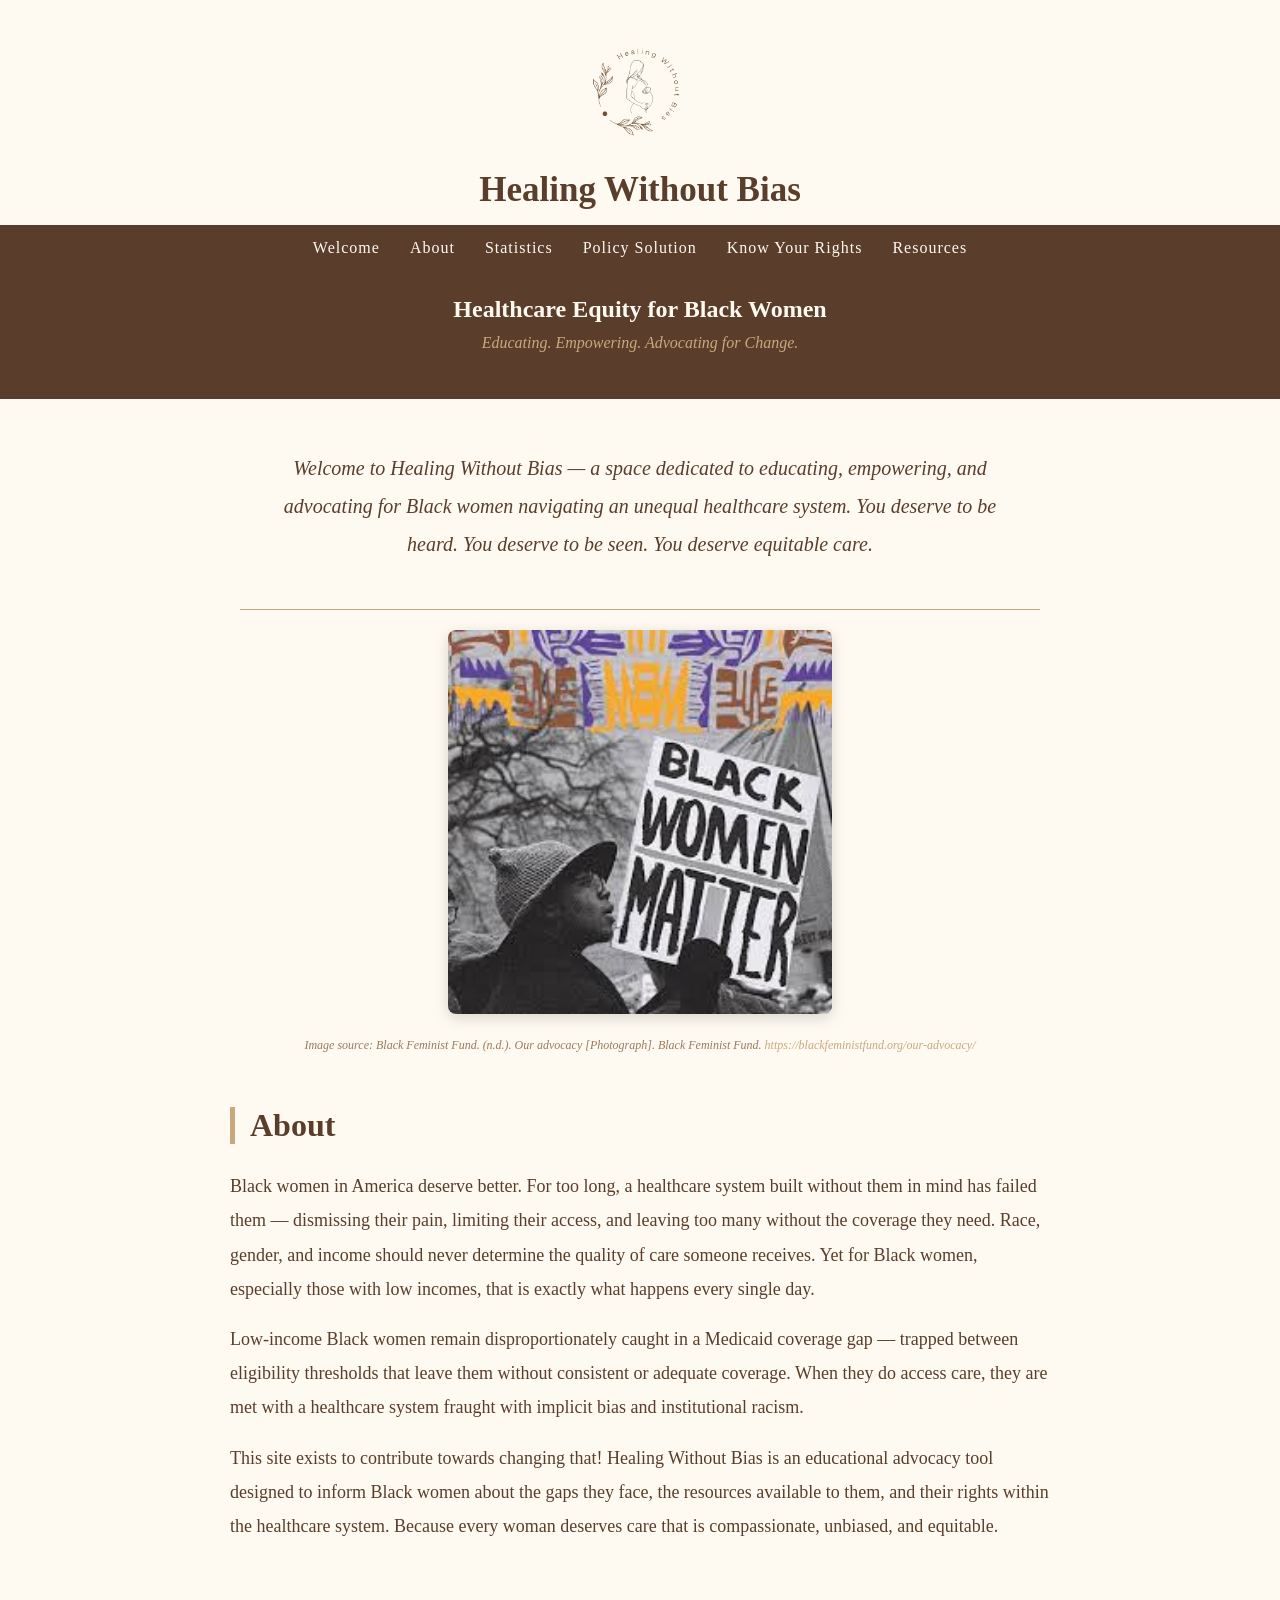
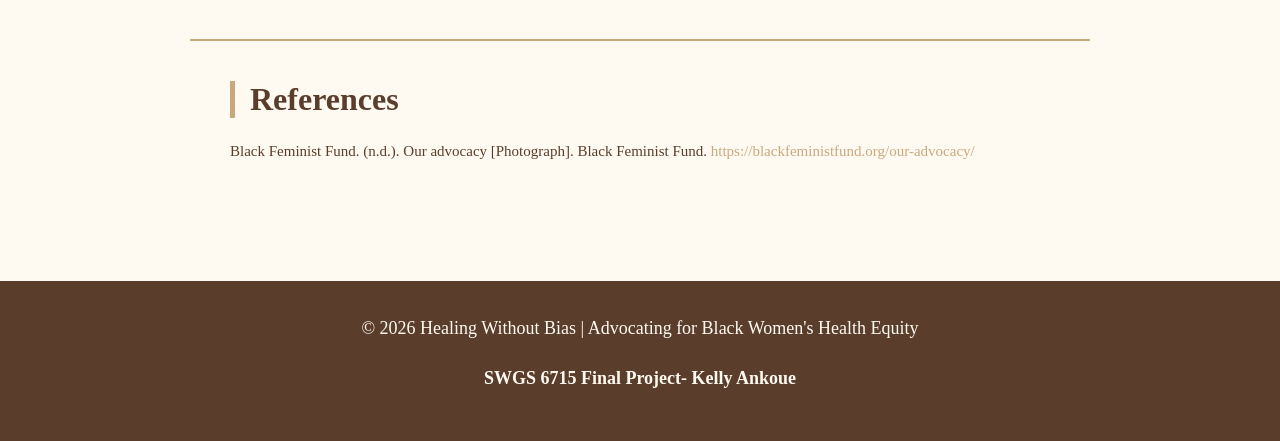
<file: index.html>
<!DOCTYPE html>
<html lang="en">
<head>
  <meta charset="UTF-8">
  <meta name="viewport" content="width=device-width, initial-scale=1.0">
  <title>Healing Without Bias</title>
  <link rel="stylesheet" href="styles.css">
</head>
<body>

  <div class="header">
    <img src="logo.png" alt="Healing Without Bias Logo">
    <h1>Healing Without Bias</h1>
  </div>

  <nav>
    <a href="#Welcome">Welcome</a>
    <a href="#about">About</a>
    <a href="statistics.html">Statistics</a>
    <a href="policy.html">Policy Solution</a>
    <a href="rights.html">Know Your Rights</a>
    <a href="resources.html">Resources</a>
  </nav>

  <!-- HERO BANNER -->
  <div class="hero">
    <h2>Healthcare Equity for Black Women</h2>
    <p>Educating. Empowering. Advocating for Change.</p>
  </div>

  <!-- WELCOME -->
  <div class="section" id="Welcome">
    <p>Welcome to Healing Without Bias — a space dedicated to educating, 
    empowering, and advocating for Black women navigating an unequal healthcare 
    system. You deserve to be heard. You deserve to be seen. You deserve 
    equitable care.</p>
  </div>

<div class="image-container">
  <img class="home-image" src="home.jpg" alt="Home Image">
  <p class="image-credit">Image source: Black Feminist Fund. (n.d.). 
  Our advocacy [Photograph]. Black Feminist Fund. 
  <a href="https://blackfeministfund.org/our-advocacy/" target="_blank">
  https://blackfeministfund.org/our-advocacy/</a></p>
</div>


  <!-- ABOUT -->
  <div class="section" id="about">  
    <h2>About</h2>

    <p>Black women in America deserve better. For too long, a healthcare system 
    built without them in mind has failed them — dismissing their pain, limiting 
    their access, and leaving too many without the coverage they need. Race, gender, 
    and income should never determine the quality of care someone receives. Yet for 
    Black women, especially those with low incomes, that is exactly what happens 
    every single day.</p>

    <p>Low-income Black women remain disproportionately caught in a Medicaid coverage 
    gap — trapped between eligibility thresholds that leave them without consistent 
    or adequate coverage. When they do access care, they are met with a healthcare 
    system fraught with implicit bias and institutional racism.</p>

    <p>This site exists to contribute towards changing that! Healing Without Bias is 
    an educational advocacy tool designed to inform Black women about the gaps they 
    face, the resources available to them, and their rights within the healthcare 
    system. Because every woman deserves care that is compassionate, unbiased, 
    and equitable.</p>
  </div>  

  <!-- FOOTER -->
   <!-- REFERENCES -->
<div class="section references">
  <h2>References</h2>

  <p>Black Feminist Fund. (n.d.). Our advocacy [Photograph]. 
  Black Feminist Fund. 
  <a href="https://blackfeministfund.org/our-advocacy/" target="_blank">
  https://blackfeministfund.org/our-advocacy/</a></p>

</div>

  <footer>
    <p>© 2026 Healing Without Bias | Advocating for Black Women's Health Equity</p>
      <p><strong>SWGS 6715 Final Project- Kelly Ankoue</strong></p>
  </footer>

</body>
</html>
</file>
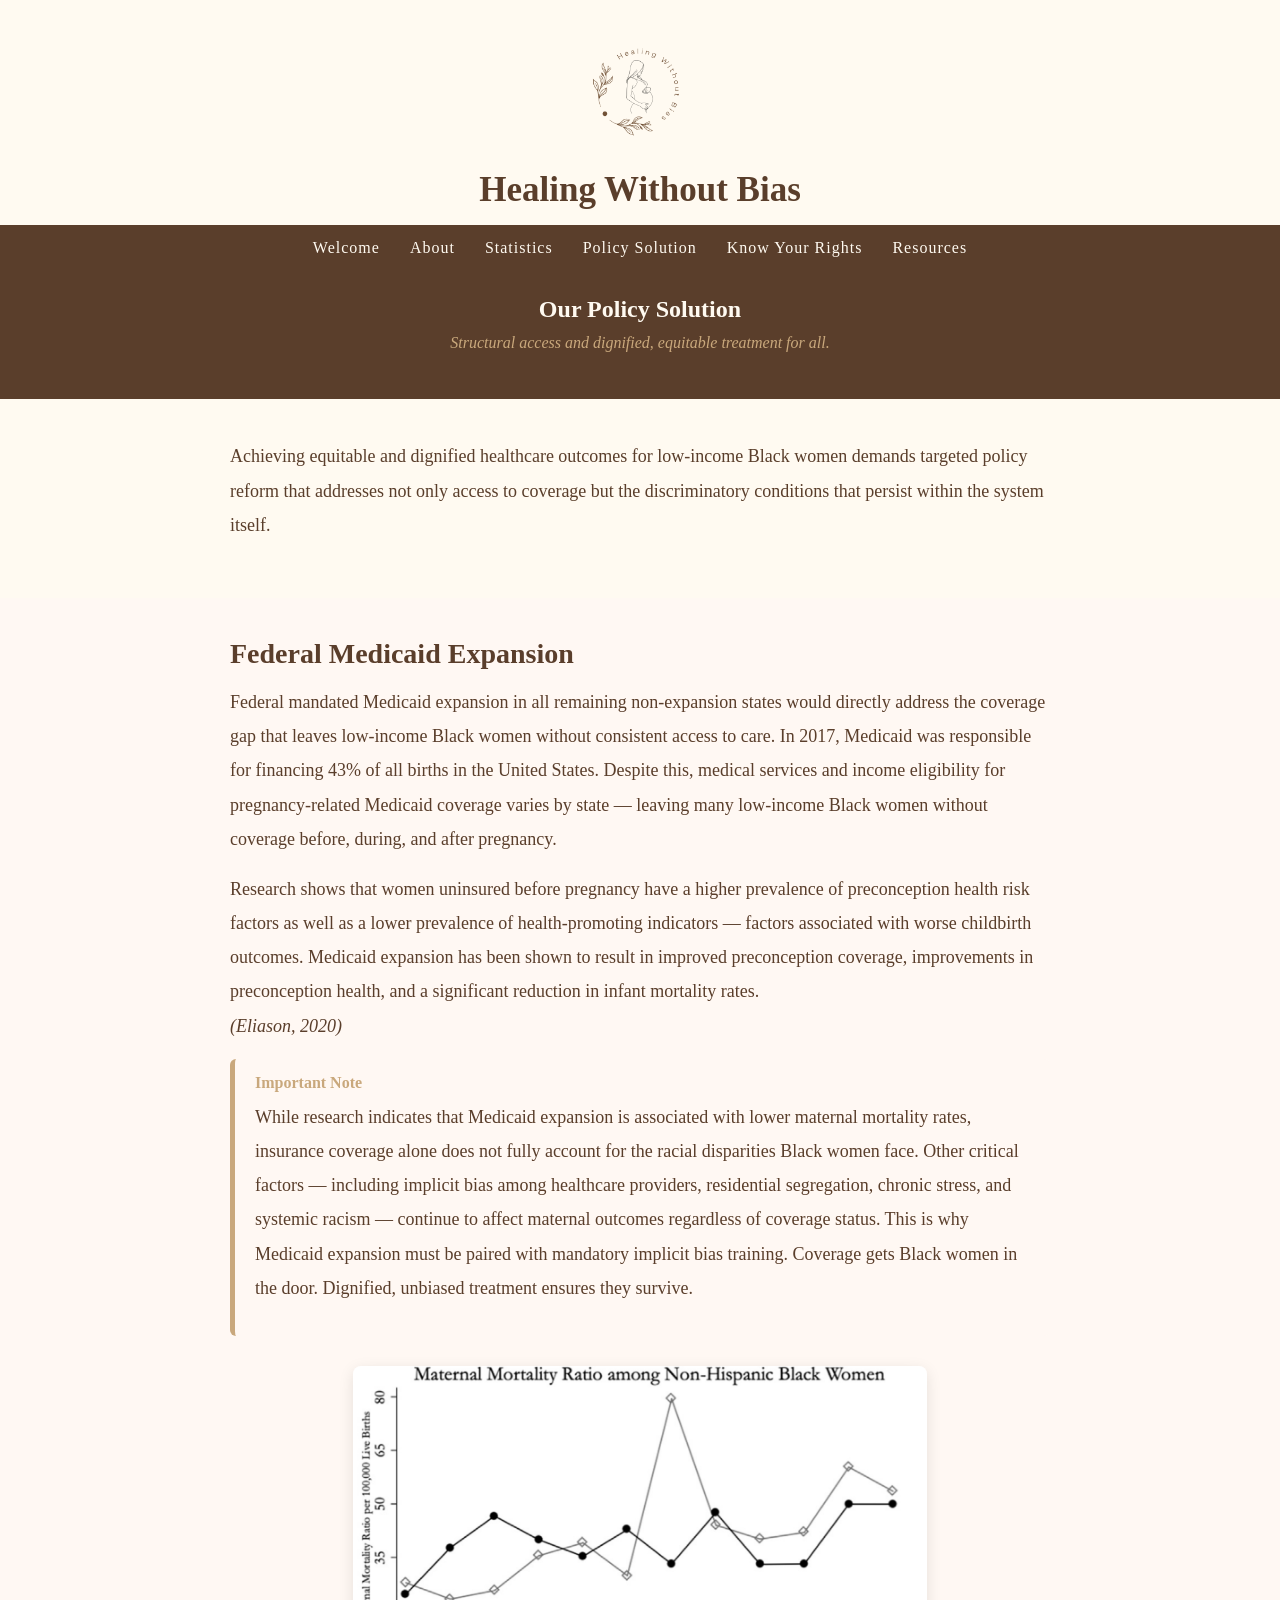
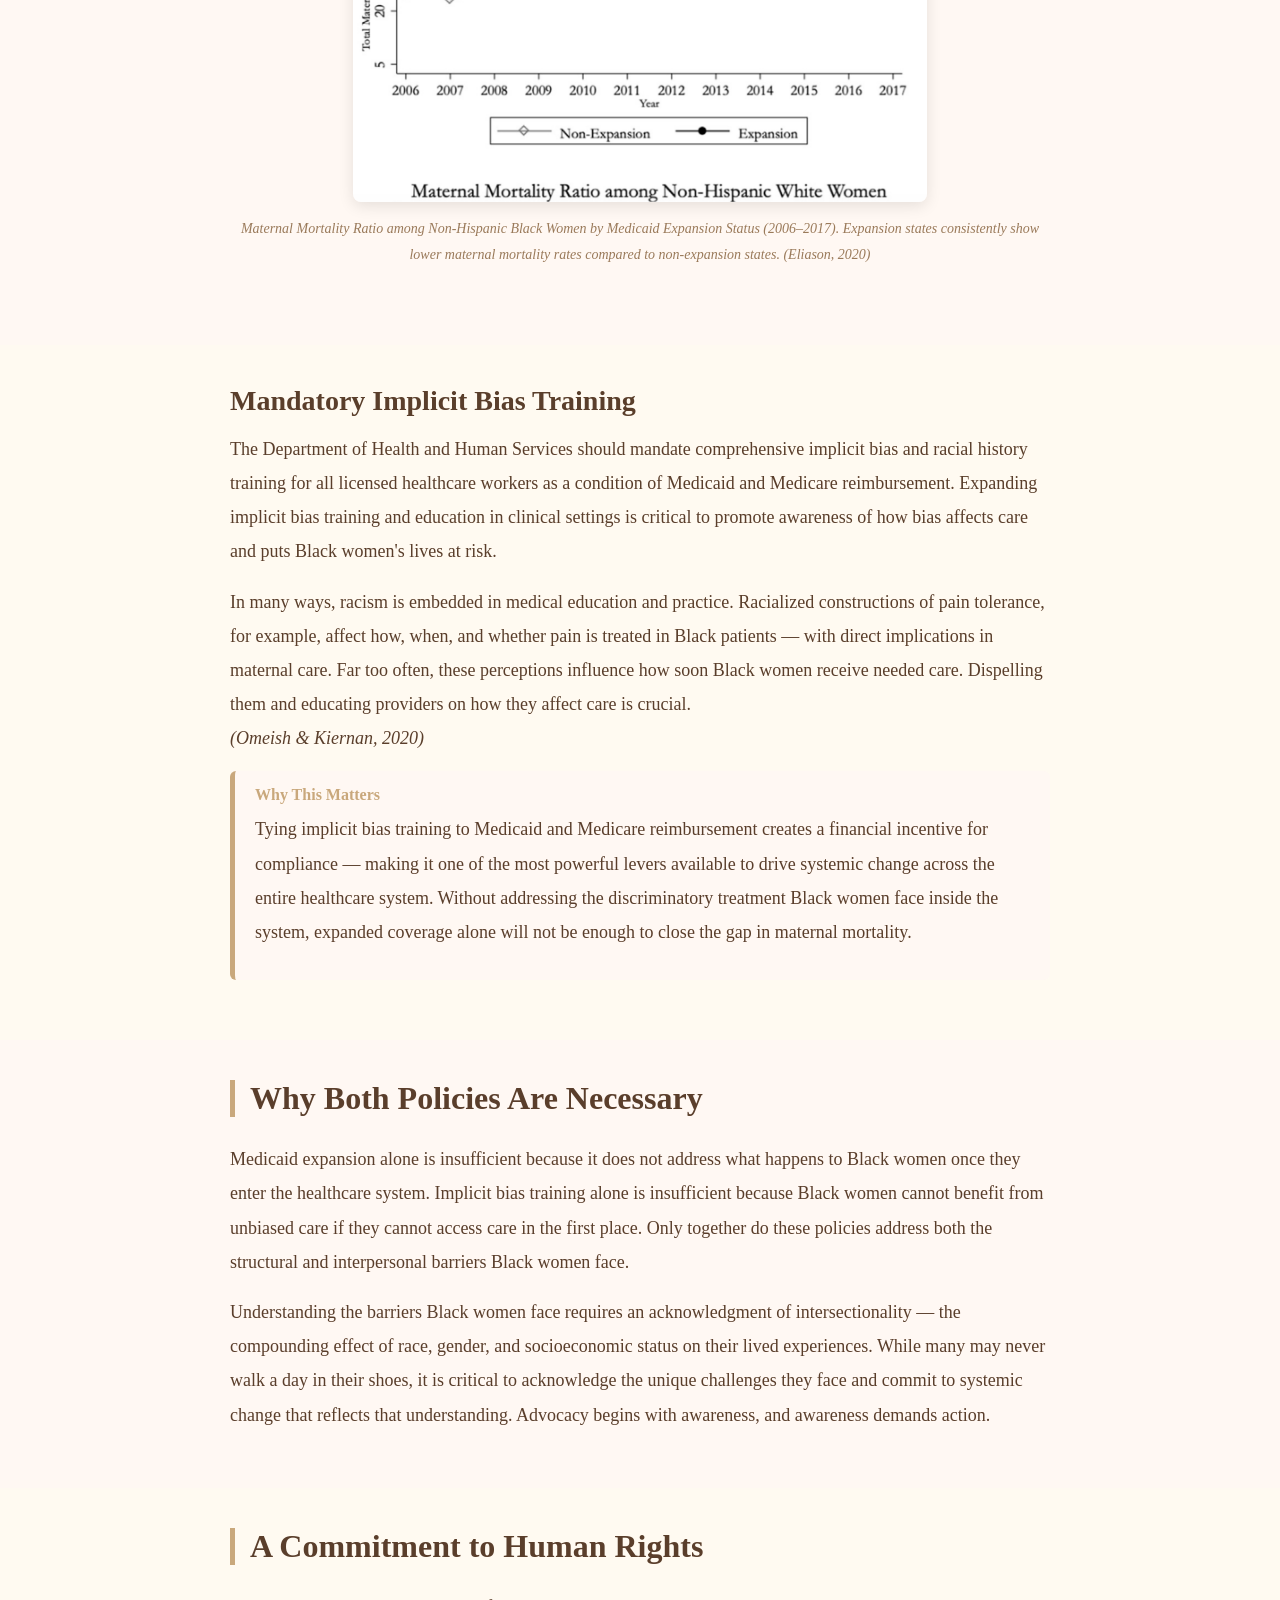
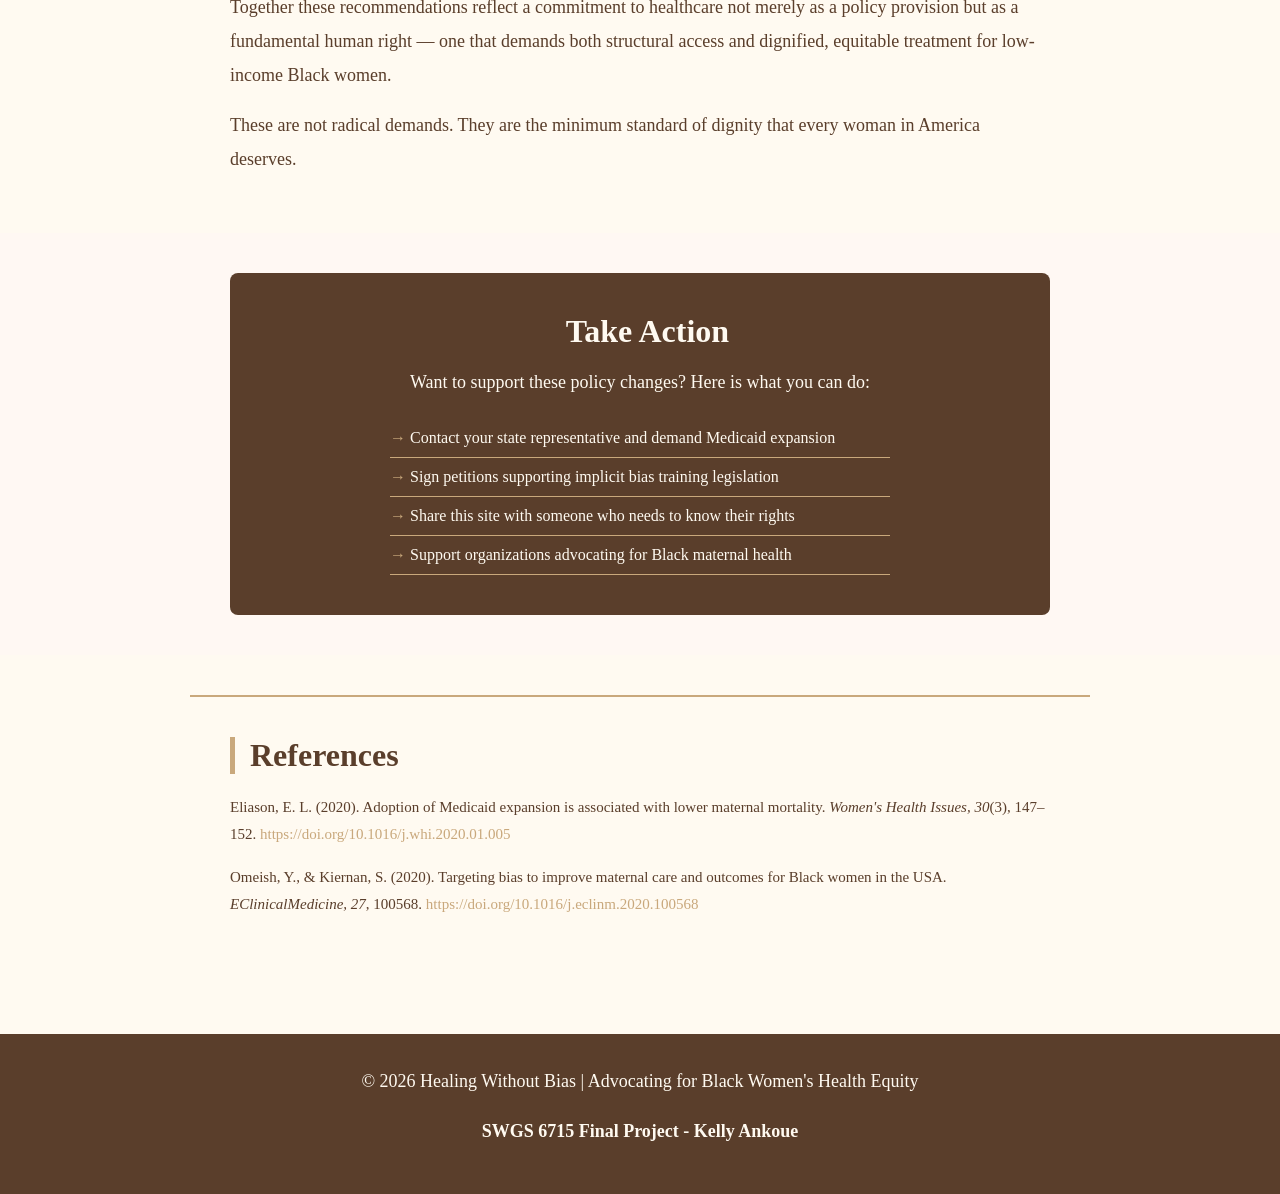
<file: policy.html>
<!DOCTYPE html>
<html lang="en">
<head>
  <meta charset="UTF-8">
  <meta name="viewport" content="width=device-width, initial-scale=1.0">
  <title>Policy Solution | Healing Without Bias</title>
  <link rel="stylesheet" href="styles.css">
</head>
<body>

  <!-- HEADER -->
  <div class="header">
    <img src="logo.png" alt="Healing Without Bias Logo">
    <h1>Healing Without Bias</h1>
  </div>

  <!-- NAV -->
  <nav>
    <a href="index.html">Welcome</a>
    <a href="index.html#about">About</a>
    <a href="statistics.html">Statistics</a>
    <a href="policy.html">Policy Solution</a>
    <a href="rights.html">Know Your Rights</a>
    <a href="resources.html">Resources</a>
  </nav>

  <!-- HERO -->
  <div class="hero">
    <h2>Our Policy Solution</h2>
    <p>Structural access and dignified, equitable treatment for all.</p>
  </div>

  <!-- INTRO -->
  <div class="section">
    <p>Achieving equitable and dignified healthcare outcomes for low-income 
    Black women demands targeted policy reform that addresses not only access 
    to coverage but the discriminatory conditions that persist within the 
    system itself.</p>
  </div>

  <!-- POLICY 1 -->
  <div class="section-alt">
    <div class="section">
      <div class="policy-card">
        <div class="policy-content">
          <h2>Federal Medicaid Expansion</h2>
          <p>Federal mandated Medicaid expansion in all remaining 
          non-expansion states would directly address the coverage gap 
          that leaves low-income Black women without consistent access 
          to care. In 2017, Medicaid was responsible for financing 43% 
          of all births in the United States. Despite this, medical 
          services and income eligibility for pregnancy-related Medicaid 
          coverage varies by state — leaving many low-income Black women 
          without coverage before, during, and after pregnancy.</p>

          <p>Research shows that women uninsured before pregnancy have 
          a higher prevalence of preconception health risk factors as 
          well as a lower prevalence of health-promoting indicators — 
          factors associated with worse childbirth outcomes. Medicaid 
          expansion has been shown to result in improved preconception 
          coverage, improvements in preconception health, and a 
          significant reduction in infant mortality rates.
          <br><em>(Eliason, 2020)</em></p>

          <div class="policy-impact">
            <h3>Important Note</h3>
            <p>While research indicates that Medicaid expansion is 
            associated with lower maternal mortality rates, insurance 
            coverage alone does not fully account for the racial 
            disparities Black women face. Other critical factors — 
            including implicit bias among healthcare providers, 
            residential segregation, chronic stress, and systemic 
            racism — continue to affect maternal outcomes regardless 
            of coverage status. This is why Medicaid expansion must 
            be paired with mandatory implicit bias training. Coverage 
            gets Black women in the door. Dignified, unbiased treatment 
            ensures they survive.</p>
          </div>

          <!-- GRAPH -->
          <div class="graph-container">
            <img src="graph.png" alt="Maternal Mortality Ratio among 
            Non-Hispanic Black Women — Expansion vs Non-Expansion States" 
            class="graph-image">
            <p class="graph-caption">Maternal Mortality Ratio 
            among Non-Hispanic Black Women by Medicaid Expansion Status 
            (2006–2017). Expansion states consistently show lower maternal 
            mortality rates compared to non-expansion states. 
            <em>(Eliason, 2020)</em></p>
          </div>

        </div>
      </div>
    </div>
  </div>

  <!-- POLICY 2 -->
  <div class="section">
    <div class="policy-card">
      <div class="policy-content">
        <h2>Mandatory Implicit Bias Training</h2>
        <p>The Department of Health and Human Services should mandate 
        comprehensive implicit bias and racial history training for all 
        licensed healthcare workers as a condition of Medicaid and Medicare 
        reimbursement. Expanding implicit bias training and education in 
        clinical settings is critical to promote awareness of how bias 
        affects care and puts Black women's lives at risk.</p>

        <p>In many ways, racism is embedded in medical education and 
        practice. Racialized constructions of pain tolerance, for example, 
        affect how, when, and whether pain is treated in Black patients — 
        with direct implications in maternal care. Far too often, these 
        perceptions influence how soon Black women receive needed care. 
        Dispelling them and educating providers on how they affect care 
        is crucial.
        <br><em>(Omeish & Kiernan, 2020)</em></p>

        <div class="policy-impact">
          <h3>Why This Matters</h3>
          <p>Tying implicit bias training to Medicaid and Medicare 
          reimbursement creates a financial incentive for compliance — 
          making it one of the most powerful levers available to drive 
          systemic change across the entire healthcare system. Without 
          addressing the discriminatory treatment Black women face inside 
          the system, expanded coverage alone will not be enough to 
          close the gap in maternal mortality.</p>
        </div>
      </div>
    </div>
  </div>

  <!-- ANALYSIS -->
  <div class="section-alt">
    <div class="section">
      <h2>Why Both Policies Are Necessary</h2>
      <p>Medicaid expansion alone is insufficient because it does not 
      address what happens to Black women once they enter the healthcare 
      system. Implicit bias training alone is insufficient because Black 
      women cannot benefit from unbiased care if they cannot access care 
      in the first place. Only together do these policies address both 
      the structural and interpersonal barriers Black women face.</p>

      <p>Understanding the barriers Black women face requires an 
      acknowledgment of intersectionality — the compounding effect of 
      race, gender, and socioeconomic status on their lived experiences. 
      While many may never walk a day in their shoes, it is critical to 
      acknowledge the unique challenges they face and commit to systemic 
      change that reflects that understanding. Advocacy begins with 
      awareness, and awareness demands action.</p>
    </div>
  </div>

  <!-- CLOSING STATEMENT -->
  <div class="section">
    <h2>A Commitment to Human Rights</h2>
    <p>Together these recommendations reflect a commitment to healthcare 
    not merely as a policy provision but as a fundamental human right — 
    one that demands both structural access and dignified, equitable 
    treatment for low-income Black women.</p>
    <p>These are not radical demands. They are the minimum standard 
    of dignity that every woman in America deserves.</p>
  </div>

  <!-- CALL TO ACTION -->
  <div class="section-alt">
    <div class="section">
      <div class="cta-box">
        <h2>Take Action</h2>
        <p>Want to support these policy changes? Here is what you can do:</p>
        <ul class="cta-list">
          <li>Contact your state representative and demand Medicaid expansion</li>
          <li>Sign petitions supporting implicit bias training legislation</li>
          <li>Share this site with someone who needs to know their rights</li>
          <li>Support organizations advocating for Black maternal health</li>
        </ul>
      </div>
    </div>
  </div>

  <!-- REFERENCES -->
  <div class="section references">
    <h2>References</h2>

    <p>Eliason, E. L. (2020). Adoption of Medicaid expansion is associated 
    with lower maternal mortality. <em>Women's Health Issues, 30</em>(3), 
    147–152. 
    <a href="https://doi.org/10.1016/j.whi.2020.01.005" target="_blank">
    https://doi.org/10.1016/j.whi.2020.01.005</a></p>

    <p>Omeish, Y., & Kiernan, S. (2020). Targeting bias to improve maternal 
    care and outcomes for Black women in the USA. 
    <em>EClinicalMedicine, 27</em>, 100568. 
    <a href="https://doi.org/10.1016/j.eclinm.2020.100568" target="_blank">
    https://doi.org/10.1016/j.eclinm.2020.100568</a></p>

  </div>

  <!-- FOOTER -->
  <footer>
    <p>© 2026 Healing Without Bias | Advocating for Black Women's Health Equity</p>
    <p><strong>SWGS 6715 Final Project - Kelly Ankoue</strong></p>
  </footer>

</body>
</html>
</file>
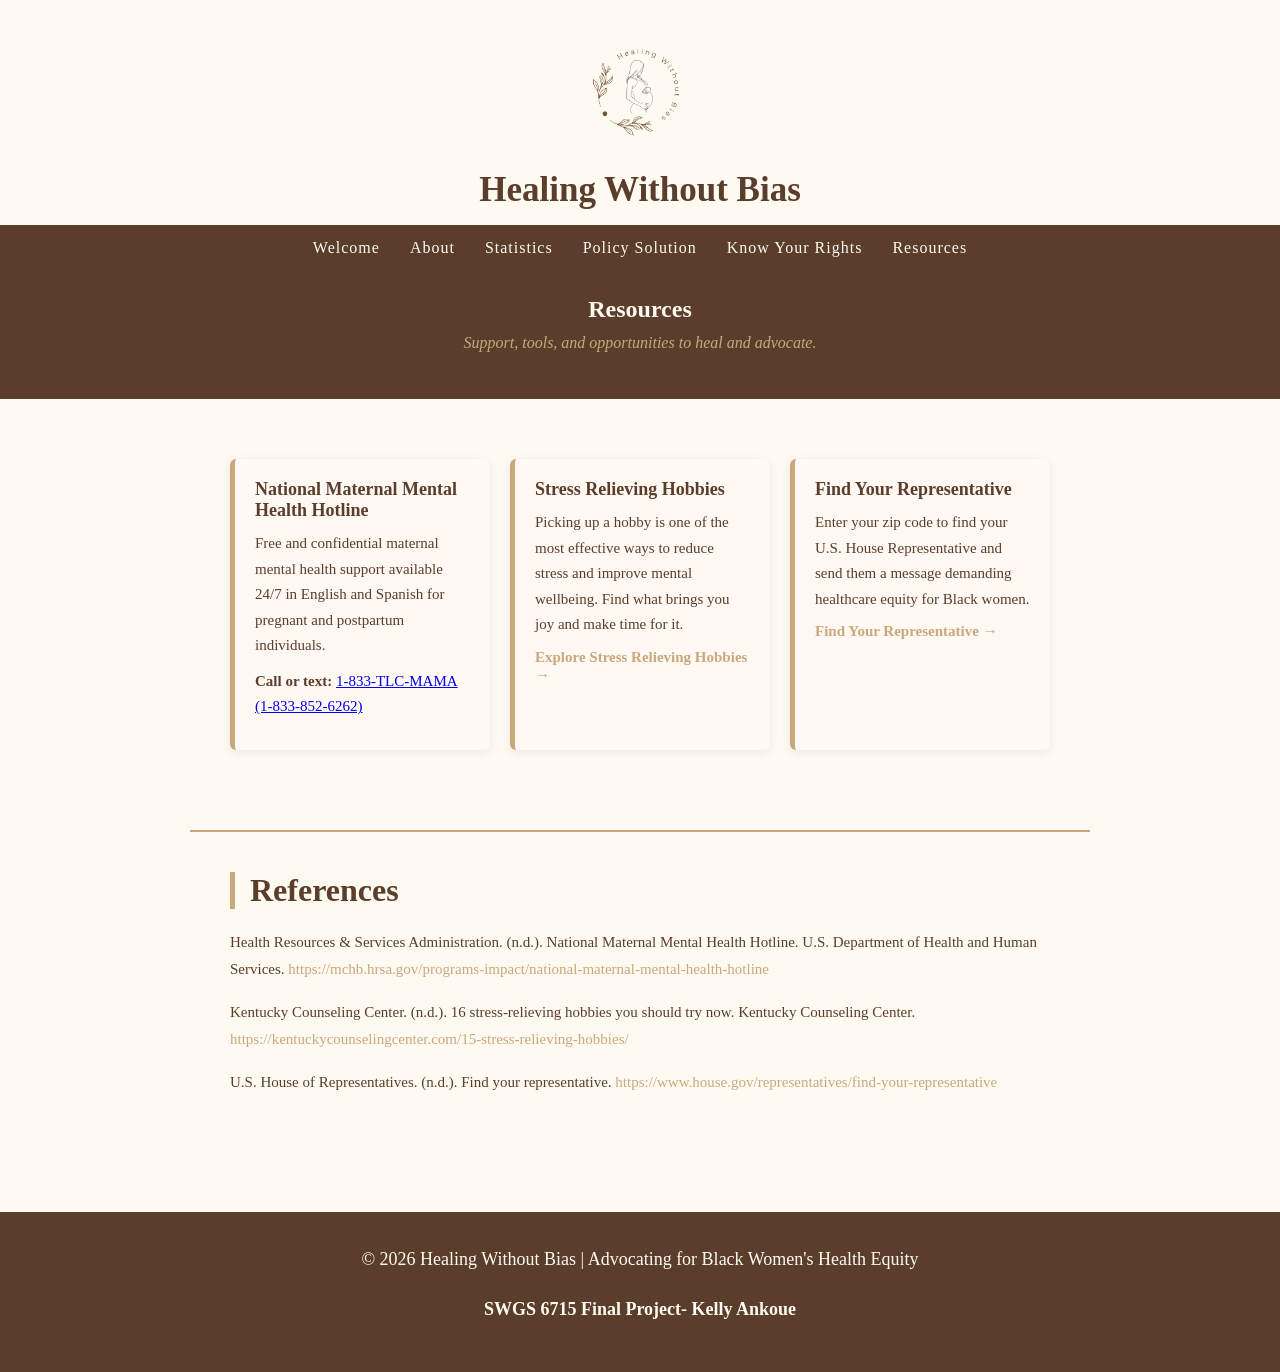
<file: resources.html>
<!DOCTYPE html>
<html lang="en">
<head>
  <meta charset="UTF-8">
  <meta name="viewport" content="width=device-width, initial-scale=1.0">
  <title>Resources | Healing Without Bias</title>
  <link rel="stylesheet" href="styles.css">
</head>
<body>

  <!-- HEADER -->
  <div class="header">
    <img src="logo.png" alt="Healing Without Bias Logo">
    <h1>Healing Without Bias</h1>
  </div>

  <!-- NAV -->
  <nav>
    <a href="index.html">Welcome</a>
    <a href="index.html#about">About</a>
    <a href="statistics.html">Statistics</a>
    <a href="policy.html">Policy Solution</a>
    <a href="rights.html">Know Your Rights</a>
    <a href="resources.html">Resources</a>
  </nav>

  <!-- HERO -->
  <div class="hero">
    <h2>Resources</h2>
    <p>Support, tools, and opportunities to heal and advocate.</p>
  </div>

<!-- ALL THREE SECTIONS IN ONE GRID -->
<div class="section">
  <div class="resource-grid">

    <div class="resource-card">
      <h3>National Maternal Mental Health Hotline</h3>
      <p>Free and confidential maternal mental health support available 
      24/7 in English and Spanish for pregnant and postpartum individuals.</p>
      <p><strong>Call or text:</strong> 
      <a href="tel:18338526262">1-833-TLC-MAMA (1-833-852-6262)</a></p>
    </div>

    <div class="resource-card">
      <h3>Stress Relieving Hobbies</h3>
      <p>Picking up a hobby is one of the most effective ways to 
      reduce stress and improve mental wellbeing. Find what brings 
      you joy and make time for it.</p>
      <a href="https://kentuckycounselingcenter.com/15-stress-relieving-hobbies/" 
      target="_blank" class="resource-link">
      Explore Stress Relieving Hobbies →</a>
    </div>

    <div class="resource-card">
      <h3>Find Your Representative</h3>
      <p>Enter your zip code to find your U.S. House Representative 
      and send them a message demanding healthcare equity for 
      Black women.</p>
      <a href="https://www.house.gov/representatives/find-your-representative" 
      target="_blank" class="resource-link">
      Find Your Representative →</a>
    </div>

  </div>
</div>

<!-- REFERENCES -->
<div class="section references">
  <h2>References</h2>

  <p>Health Resources & Services Administration. (n.d.). 
  National Maternal Mental Health Hotline. 
  U.S. Department of Health and Human Services. 
  <a href="https://mchb.hrsa.gov/programs-impact/national-maternal-mental-health-hotline" 
  target="_blank">
  https://mchb.hrsa.gov/programs-impact/national-maternal-mental-health-hotline</a></p>

  <p>Kentucky Counseling Center. (n.d.). 16 stress-relieving hobbies 
  you should try now. Kentucky Counseling Center. 
  <a href="https://kentuckycounselingcenter.com/15-stress-relieving-hobbies/" 
  target="_blank">
  https://kentuckycounselingcenter.com/15-stress-relieving-hobbies/</a></p>

  <p>U.S. House of Representatives. (n.d.). Find your representative. 
  <a href="https://www.house.gov/representatives/find-your-representative" 
  target="_blank">
  https://www.house.gov/representatives/find-your-representative</a></p>

</div>
  <!-- FOOTER -->
  <footer>
    <p>© 2026 Healing Without Bias | Advocating for Black Women's Health Equity</p>
      <p><strong>SWGS 6715 Final Project- Kelly Ankoue</strong></p>

  </footer>

</body>
</html>
</file>
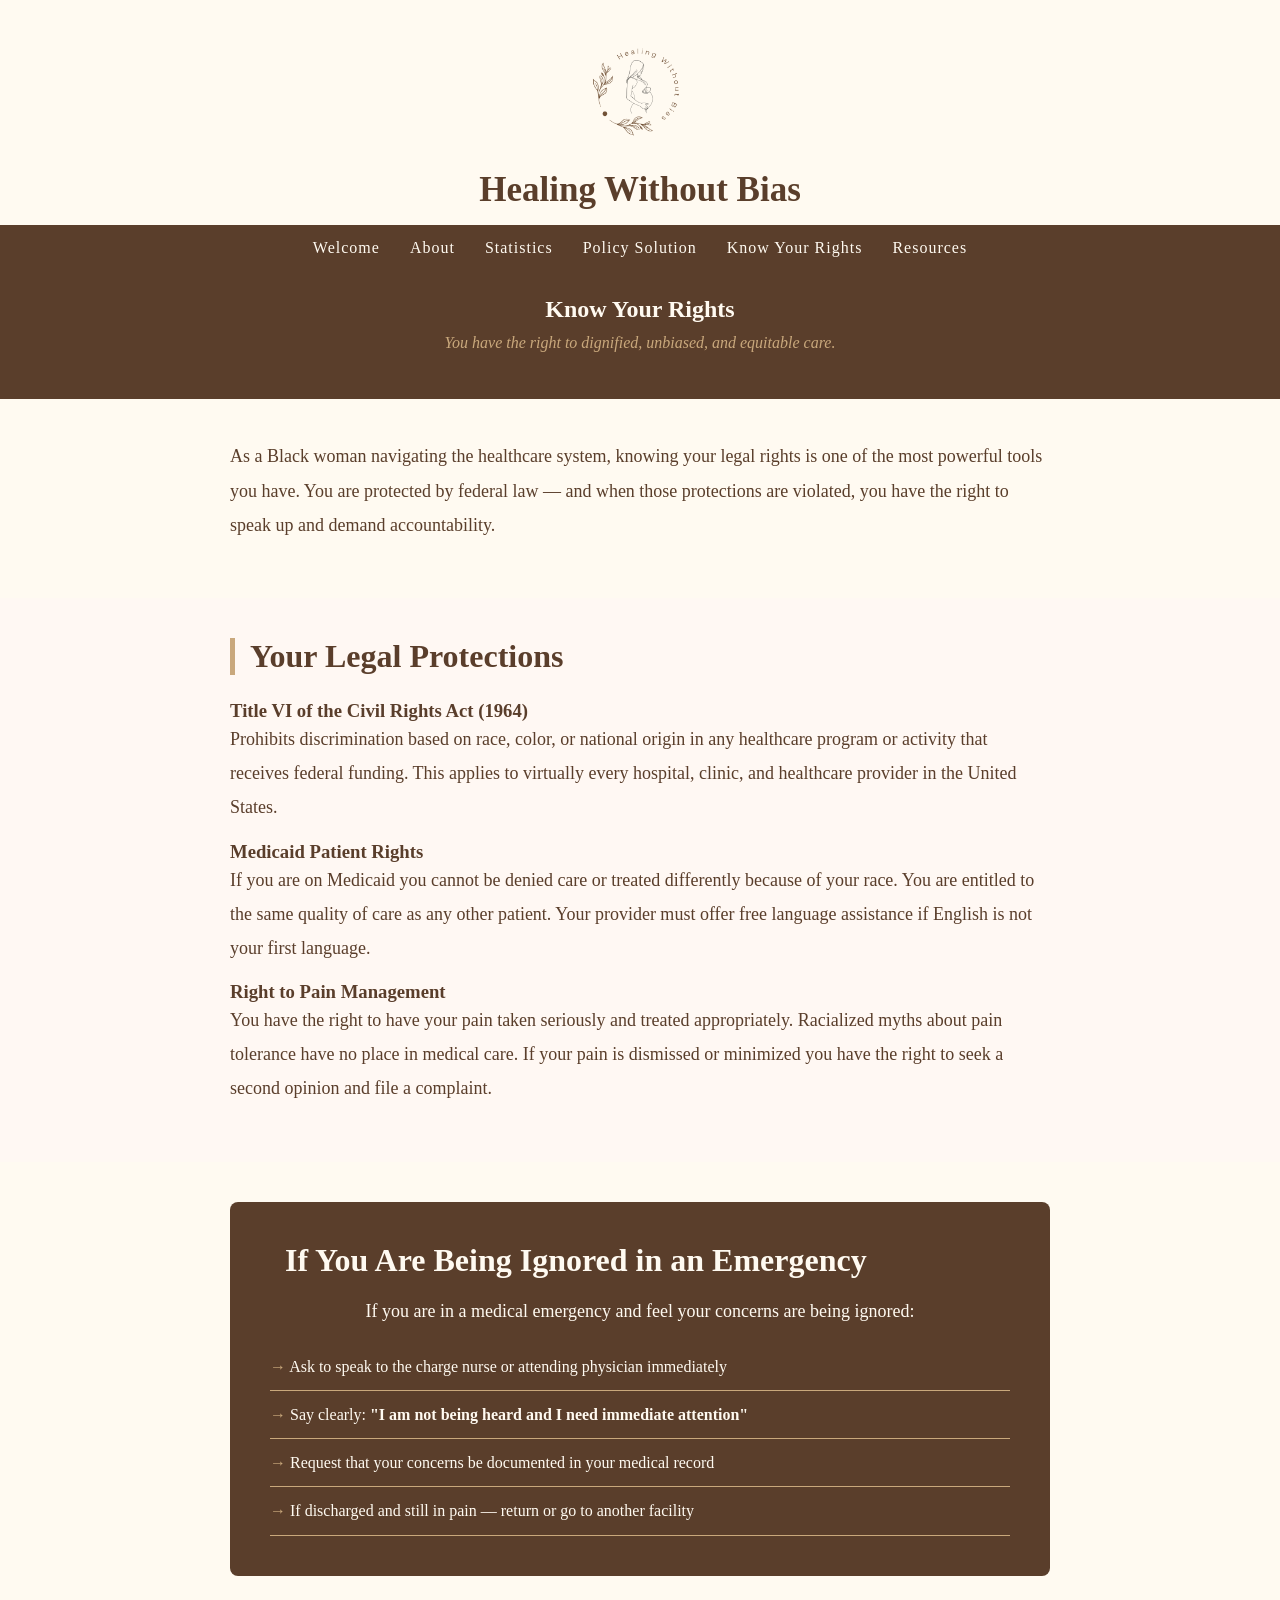
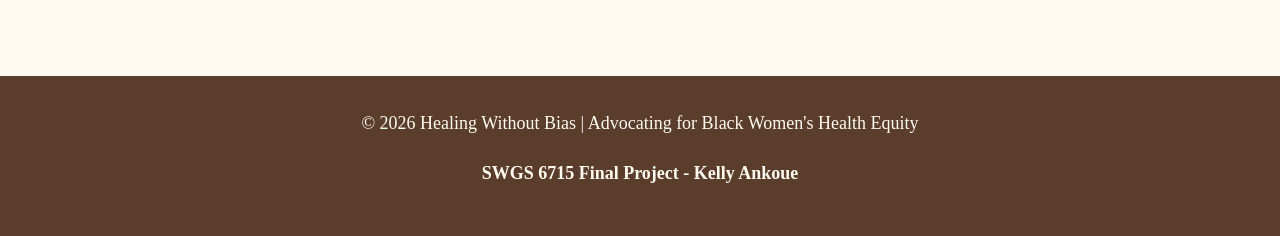
<file: rights.html>
<!DOCTYPE html>
<html lang="en">
<head>
  <meta charset="UTF-8">
  <meta name="viewport" content="width=device-width, initial-scale=1.0">
  <title>Know Your Rights | Healing Without Bias</title>
  <link rel="stylesheet" href="styles.css">
</head>
<body>

  <!-- HEADER -->
  <div class="header">
    <img src="logo.png" alt="Healing Without Bias Logo">
    <h1>Healing Without Bias</h1>
  </div>

  <!-- NAV -->
  <nav>
    <a href="index.html">Welcome</a>
    <a href="index.html#about">About</a>
    <a href="statistics.html">Statistics</a>
    <a href="policy.html">Policy Solution</a>
    <a href="rights.html">Know Your Rights</a>
    <a href="resources.html">Resources</a>
  </nav>

  <!-- HERO -->
  <div class="hero">
    <h2>Know Your Rights</h2>
    <p>You have the right to dignified, unbiased, and equitable care.</p>
  </div>

  <!-- INTRO -->
  <div class="section">
    <p>As a Black woman navigating the healthcare system, knowing your 
    legal rights is one of the most powerful tools you have. You are 
    protected by federal law — and when those protections are violated, 
    you have the right to speak up and demand accountability.</p>
  </div>

  <!-- LEGAL PROTECTIONS -->
  <div class="section-alt">
    <div class="section">
      <h2>Your Legal Protections</h2>

      <h3 class="rights-heading">Title VI of the Civil Rights Act (1964)</h3>
      <p>Prohibits discrimination based on race, color, or national 
      origin in any healthcare program or activity that receives 
      federal funding. This applies to virtually every hospital, 
      clinic, and healthcare provider in the United States.</p>

      <h3 class="rights-heading">Medicaid Patient Rights</h3>
      <p>If you are on Medicaid you cannot be denied care or treated 
      differently because of your race. You are entitled to the same 
      quality of care as any other patient. Your provider must offer 
      free language assistance if English is not your first language.</p>

      <h3 class="rights-heading">Right to Pain Management</h3>
      <p>You have the right to have your pain taken seriously and 
      treated appropriately. Racialized myths about pain tolerance 
      have no place in medical care. If your pain is dismissed or 
      minimized you have the right to seek a second opinion and 
      file a complaint.</p>

    </div>
  </div>

  <!-- EMERGENCY BOX -->
  <div class="section">
    <div class="emergency-box">
    <h2>If You Are Being Ignored in an Emergency</h2>
    <p style="text-align: center;">If you are in a medical emergency and feel your concerns 
    are being ignored:</p>
    <ul class="emergency-list">
        <li>Ask to speak to the charge nurse or attending physician immediately</li>
        <li>Say clearly: <strong>"I am not being heard and I need immediate attention"</strong></li>
        <li>Request that your concerns be documented in your medical record</li>
        <li>If discharged and still in pain — return or go to another facility</li>
      </ul>
    </div>
  </div>

  <!-- FOOTER -->
  <footer>
    <p>© 2026 Healing Without Bias | Advocating for Black Women's Health Equity</p>
    <p><strong>SWGS 6715 Final Project - Kelly Ankoue</strong></p>
  </footer>

</body>
</html>
</file>
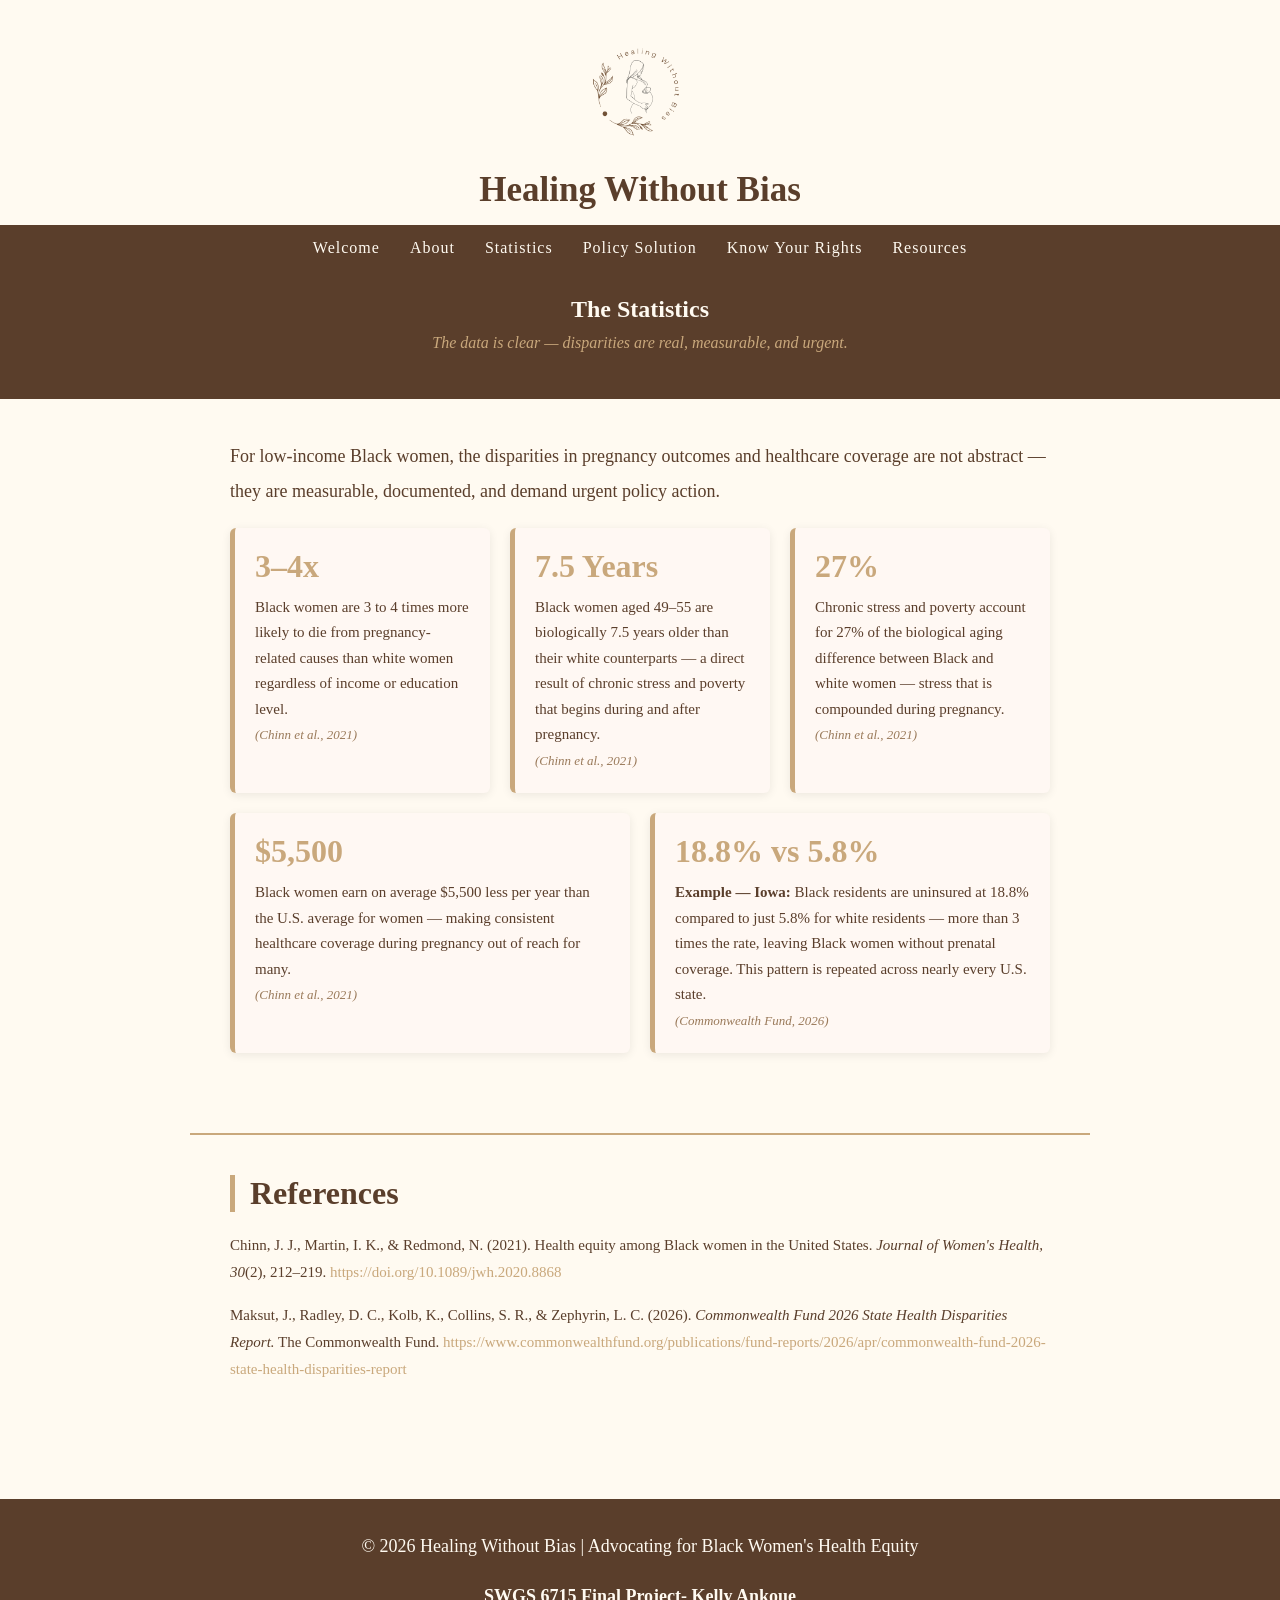
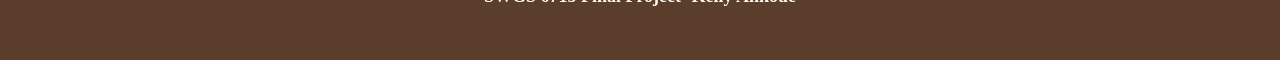
<file: statistics.html>
<!DOCTYPE html>
<html lang="en">
<head>
  <meta charset="UTF-8">
  <meta name="viewport" content="width=device-width, initial-scale=1.0">
  <title>Statistics | Healing Without Bias</title>
  <link rel="stylesheet" href="styles.css">
</head>
<body>

  <!-- HEADER -->
  <div class="header">
    <img src="logo.png" alt="Healing Without Bias Logo">
    <h1>Healing Without Bias</h1>
  </div>

<nav>
  <a href="index.html">Welcome</a>
  <a href="index.html#about">About</a>
  <a href="statistics.html">Statistics</a>
  <a href="policy.html">Policy Solution</a>
  <a href="rights.html">Know Your Rights</a>
  <a href="resources.html">Resources</a>
</nav>
  <!-- HERO -->
  <div class="hero">
    <h2>The Statistics</h2>
    <p>The data is clear — disparities are real, measurable, and urgent.</p>
  </div>

  <!-- STATS SECTION -->
  <div class="section" id="statistics">
    <p>For low-income Black women, the disparities in pregnancy outcomes 
    and healthcare coverage are not abstract — they are measurable, 
    documented, and demand urgent policy action.</p>

    <div class="stats-grid">

      <div class="stat-card">
        <h3>3–4x</h3>
        <p>Black women are 3 to 4 times more likely to die from 
        pregnancy-related causes than white women regardless of 
        income or education level.
        <br><em>(Chinn et al., 2021)</em></p>
      </div>

      <div class="stat-card">
        <h3>7.5 Years</h3>
        <p>Black women aged 49–55 are biologically 7.5 years older than 
        their white counterparts — a direct result of chronic stress 
        and poverty that begins during and after pregnancy.
        <br><em>(Chinn et al., 2021)</em></p>
      </div>

      <div class="stat-card">
        <h3>27%</h3>
        <p>Chronic stress and poverty account for 27% of the biological 
        aging difference between Black and white women — stress that 
        is compounded during pregnancy.
        <br><em>(Chinn et al., 2021)</em></p>
      </div>

      <div class="stat-card">
        <h3>$5,500</h3>
        <p>Black women earn on average $5,500 less per year than the 
        U.S. average for women — making consistent healthcare coverage 
        during pregnancy out of reach for many.
        <br><em>(Chinn et al., 2021)</em></p>
      </div>

      <div class="stat-card">
        <h3>18.8% vs 5.8%</h3>
        <p><strong>Example — Iowa:</strong> Black residents are uninsured 
        at 18.8% compared to just 5.8% for white residents — more than 
        3 times the rate, leaving Black women without prenatal coverage. 
        This pattern is repeated across nearly every U.S. state.
        <br><em>(Commonwealth Fund, 2026)</em></p>
      </div>

    </div>
  </div>

  <!-- REFERENCES -->
  <div class="section references">
    <h2>References</h2>

    <p>Chinn, J. J., Martin, I. K., & Redmond, N. (2021). Health equity 
    among Black women in the United States. <em>Journal of Women's 
    Health, 30</em>(2), 212–219. 
    <a href="https://doi.org/10.1089/jwh.2020.8868" target="_blank">
    https://doi.org/10.1089/jwh.2020.8868</a></p>

    <p>Maksut, J., Radley, D. C., Kolb, K., Collins, S. R., & Zephyrin, 
    L. C. (2026). <em>Commonwealth Fund 2026 State Health Disparities 
    Report.</em> The Commonwealth Fund. 
    <a href="https://www.commonwealthfund.org/publications/fund-reports/2026/apr/commonwealth-fund-2026-state-health-disparities-report" 
    target="_blank">
    https://www.commonwealthfund.org/publications/fund-reports/2026/apr/commonwealth-fund-2026-state-health-disparities-report</a></p>

  </div>

  <!-- FOOTER -->
  <footer>
    <p>© 2026 Healing Without Bias | Advocating for Black Women's Health Equity</p>
      <p><strong>SWGS 6715 Final Project- Kelly Ankoue</strong></p>

  </footer>

</body>
</html>
</file>
<file: styles.css>
* {
  margin: 0;
  padding: 0;
  box-sizing: border-box;
}

body {
  background-color: #fffaf1;
  font-family: Georgia, serif;
  color: #5a3e2b;
}

/* HEADER */
.header {
  display: flex;
  align-items: center;
  justify-content: center;
  flex-direction: column;
  gap: 5px;
  padding: 15px;
}

.header img {
  width: 150px;
  height: 150px;
  margin: 0;
}

.header h1 {
  font-size: 35px;
  margin: 0;
  text-align: center;
}

/* NAV */
nav {
  background-color: #5a3e2b;
  padding: 14px 40px;
  display: flex;
  gap: 30px;
  justify-content: center;
  position: sticky;
  top: 0;
  z-index: 100;
}

nav a {
  color: #fffaf1;
  text-decoration: none;
  font-size: 16px;
  letter-spacing: 1px;
}

nav a:hover {
  color: #c9a87c;
  border-bottom: 2px solid #c9a87c;
}

/* HERO */
.hero {
  background-color: #5a3e2b;
  padding: 25px 40px;
  text-align: center;
  color: #fffaf1;
}

.hero h2 {
  font-size: 24px;
  margin-bottom: 5px;
  color: #fffaf1;
}

.hero p {
  font-size: 16px;
  color: #c9a87c;
  font-style: italic;
}

/* WELCOME */
#Welcome {
  text-align: center;
  padding: 50px 40px 30px 40px;
  max-width: 800px;
  margin: 0 auto;
  border-bottom: 1px solid #c9a87c;
}

#Welcome p {
  font-size: 20px;
  line-height: 1.9;
  color: #5a3e2b;
  font-style: italic;
}

/* IMAGE */
.image-container {
  width: 100%;
  overflow: hidden;
}

.home-image {
  width: 30%;
  height: auto;
  display: block;
  margin: 20px auto;
  border-radius: 8px;
  box-shadow: 0 4px 15px rgba(0,0,0,0.15);
}

.image-credit {
  font-size: 12px;
  color: #9a7a5a;
  font-style: italic;
  text-align: center;
  margin-top: 5px;
  padding: 0 40px;
  margin-bottom: 10px;
}

.image-credit a {
  color: #c9a87c;
  text-decoration: none;
}

/* SECTIONS */
.section {
  padding: 40px;
  max-width: 900px;
  margin: 0 auto;
  width: 100%;
}

.section h2 {
  font-size: 32px;
  font-weight: bold;
  color: #5a3e2b;
  border-left: 5px solid #c9a87c;
  padding-left: 15px;
  margin-bottom: 25px;
}

/* ALTERNATING SECTION BACKGROUND */
.section-alt {
  background-color: #fff8f3;
  padding: 0;
  width: 100%;
}

.section-alt .section {
  padding: 40px;
  max-width: 900px;
  margin: 0 auto;
  width: 100%;
}

/* PARAGRAPHS */
p {
  line-height: 1.9;
  margin-bottom: 16px;
  font-size: 18px;
}

/* STATS GRID */
.stats-grid {
  display: flex;
  flex-wrap: wrap;
  gap: 20px;
  margin-top: 20px;
}

.stat-card {
  background-color: #fff8f3;
  border-left: 5px solid #c9a87c;
  padding: 20px;
  flex: 1 1 250px;
  border-radius: 6px;
  box-shadow: 0 2px 10px rgba(0,0,0,0.08);
}

.stat-card h3 {
  font-size: 32px;
  color: #c9a87c;
  margin-bottom: 10px;
}

.stat-card p {
  font-size: 15px;
  margin: 0;
  line-height: 1.7;
}

.stat-card em {
  font-size: 13px;
  color: #9a7a5a;
}

/* REFERENCES */
.references {
  border-top: 2px solid #c9a87c;
  margin-top: 40px;
}

.references h2 {
  margin-bottom: 20px;
}

.references p {
  font-size: 15px;
  margin-bottom: 16px;
  line-height: 1.8;
}

.references a {
  color: #c9a87c;
  text-decoration: none;
}

.references a:hover {
  text-decoration: underline;
}

/* POLICY CARDS */
.policy-card {
  display: flex;
  gap: 30px;
  align-items: flex-start;
  margin-bottom: 20px;
  width: 100%;
}

.policy-number {
  font-size: 60px;
  font-weight: bold;
  color: #c9a87c;
  line-height: 1;
  min-width: 80px;
}

.policy-content h2 {
  font-size: 28px;
  margin-bottom: 15px;
  border-left: none;
  padding-left: 0;
}

.policy-impact {
  background-color: #fff8f3;
  border-left: 5px solid #c9a87c;
  padding: 15px 20px;
  margin-top: 15px;
  border-radius: 6px;
}

.policy-impact h3 {
  font-size: 16px;
  margin-bottom: 8px;
  color: #c9a87c;
}

/* GRAPH */
.graph-container {
  margin-top: 30px;
  text-align: center;
}

.graph-image {
  width: 70%;
  height: auto;
  border-radius: 8px;
  box-shadow: 0 4px 15px rgba(0,0,0,0.1);
}

.graph-caption {
  font-size: 14px;
  color: #9a7a5a;
  font-style: italic;
  margin-top: 10px;
  text-align: center;
}

/* POLICY CLOSING */
.policy-closing {
  text-align: left;
  max-width: 700px;
  margin: 0 auto;
}

.policy-closing h2 {
  border-left: 5px solid #c9a87c;
  padding-left: 15px;
  text-align: left;
  margin-bottom: 20px;
}

/* CALL TO ACTION */
.cta-box {
  background-color: #5a3e2b;
  color: #fffaf1;
  padding: 40px;
  border-radius: 8px;
  text-align: center;
}

.cta-box h2 {
  color: #fffaf1;
  border-left: none;
  text-align: center;
  margin-bottom: 15px;
}

.cta-box p {
  color: #fffaf1;
  margin-bottom: 20px;
}

.cta-list {
  list-style: none;
  text-align: left;
  max-width: 500px;
  margin: 0 auto;
}

.cta-list li {
  padding: 10px 0;
  border-bottom: 1px solid #c9a87c;
  color: #fffaf1;
  font-size: 16px;
}

.cta-list li::before {
  content: "→ ";
  color: #c9a87c;
}

/* RIGHTS GRID */
.rights-grid {
  display: flex;
  flex-wrap: wrap;
  gap: 20px;
  margin-top: 20px;
}

.rights-card {
  background-color: #fffaf1;
  border-left: 5px solid #c9a87c;
  padding: 20px;
  flex: 1 1 250px;
  border-radius: 6px;
  box-shadow: 0 2px 10px rgba(0,0,0,0.08);
}

.rights-card h3 {
  font-size: 18px;
  margin-bottom: 10px;
  color: #5a3e2b;
}

.rights-card p {
  font-size: 15px;
  margin: 0;
  line-height: 1.7;
}

/* STEPS */
.steps-list {
  margin-top: 30px;
}

.step {
  display: flex;
  gap: 20px;
  align-items: flex-start;
  margin-bottom: 30px;
  padding-bottom: 30px;
  border-bottom: 1px solid #e8d8c8;
}

.step-number {
  font-size: 40px;
  font-weight: bold;
  color: #c9a87c;
  min-width: 60px;
  line-height: 1;
}

.step-content h3 {
  font-size: 20px;
  margin-bottom: 10px;
  color: #5a3e2b;
}

.step-content a {
  color: #c9a87c;
  text-decoration: none;
}

.step-content a:hover {
  text-decoration: underline;
}

/* EMERGENCY BOX */
.emergency-box {
  background-color: #5a3e2b;
  color: #fffaf1;
  padding: 40px;
  border-radius: 8px;
}
.ignore{
  justify-content: center;
}


.emergency-box h2 {
  color: #fffaf1;
  border-left: none;
  margin-bottom: 15px;
}

.emergency-box p {
  color: #fffaf1;
  margin-bottom: 15px;
}

.emergency-list {
  list-style: none;
}

.emergency-list li {
  padding: 10px 0;
  border-bottom: 1px solid #c9a87c;
  color: #fffaf1;
  font-size: 16px;
  line-height: 1.7;
}

.emergency-list li::before {
  content: "→ ";
  color: #c9a87c;
}

/* RESOURCE GRID */
.resource-grid {
  display: flex;
  flex-wrap: wrap;
  gap: 20px;
  margin-top: 20px;
}

.resource-card {
  background-color: #fff8f3;
  border-left: 5px solid #c9a87c;
  padding: 20px;
  flex: 1 1 250px;
  border-radius: 6px;
  box-shadow: 0 2px 10px rgba(0,0,0,0.08);
}

.resource-card h3 {
  font-size: 18px;
  margin-bottom: 10px;
  color: #5a3e2b;
}

.resource-card p {
  font-size: 15px;
  line-height: 1.7;
  margin-bottom: 10px;
}

.resource-link {
  color: #c9a87c;
  text-decoration: none;
  font-weight: bold;
  font-size: 15px;
}

.resource-link:hover {
  text-decoration: underline;
}

.tips-list {
  list-style: none;
  margin-top: 10px;
}

.tips-list li {
  padding: 8px 0;
  border-bottom: 1px solid #e8d8c8;
  font-size: 15px;
  line-height: 1.7;
}

.tips-list li::before {
  content: "→ ";
  color: #c9a87c;
}

.tips-list a {
  color: #c9a87c;
  text-decoration: none;
  font-weight: bold;
}

.tips-list a:hover {
  text-decoration: underline;
}

/* FOOTER */
footer {
  background-color: #5a3e2b;
  color: #fffaf1;
  text-align: center;
  padding: 30px;
  font-size: 14px;
  margin-top: 60px;
  line-height: 2;
}

footer a {
  color: #c9a87c;
  text-decoration: none;
}
</file>
